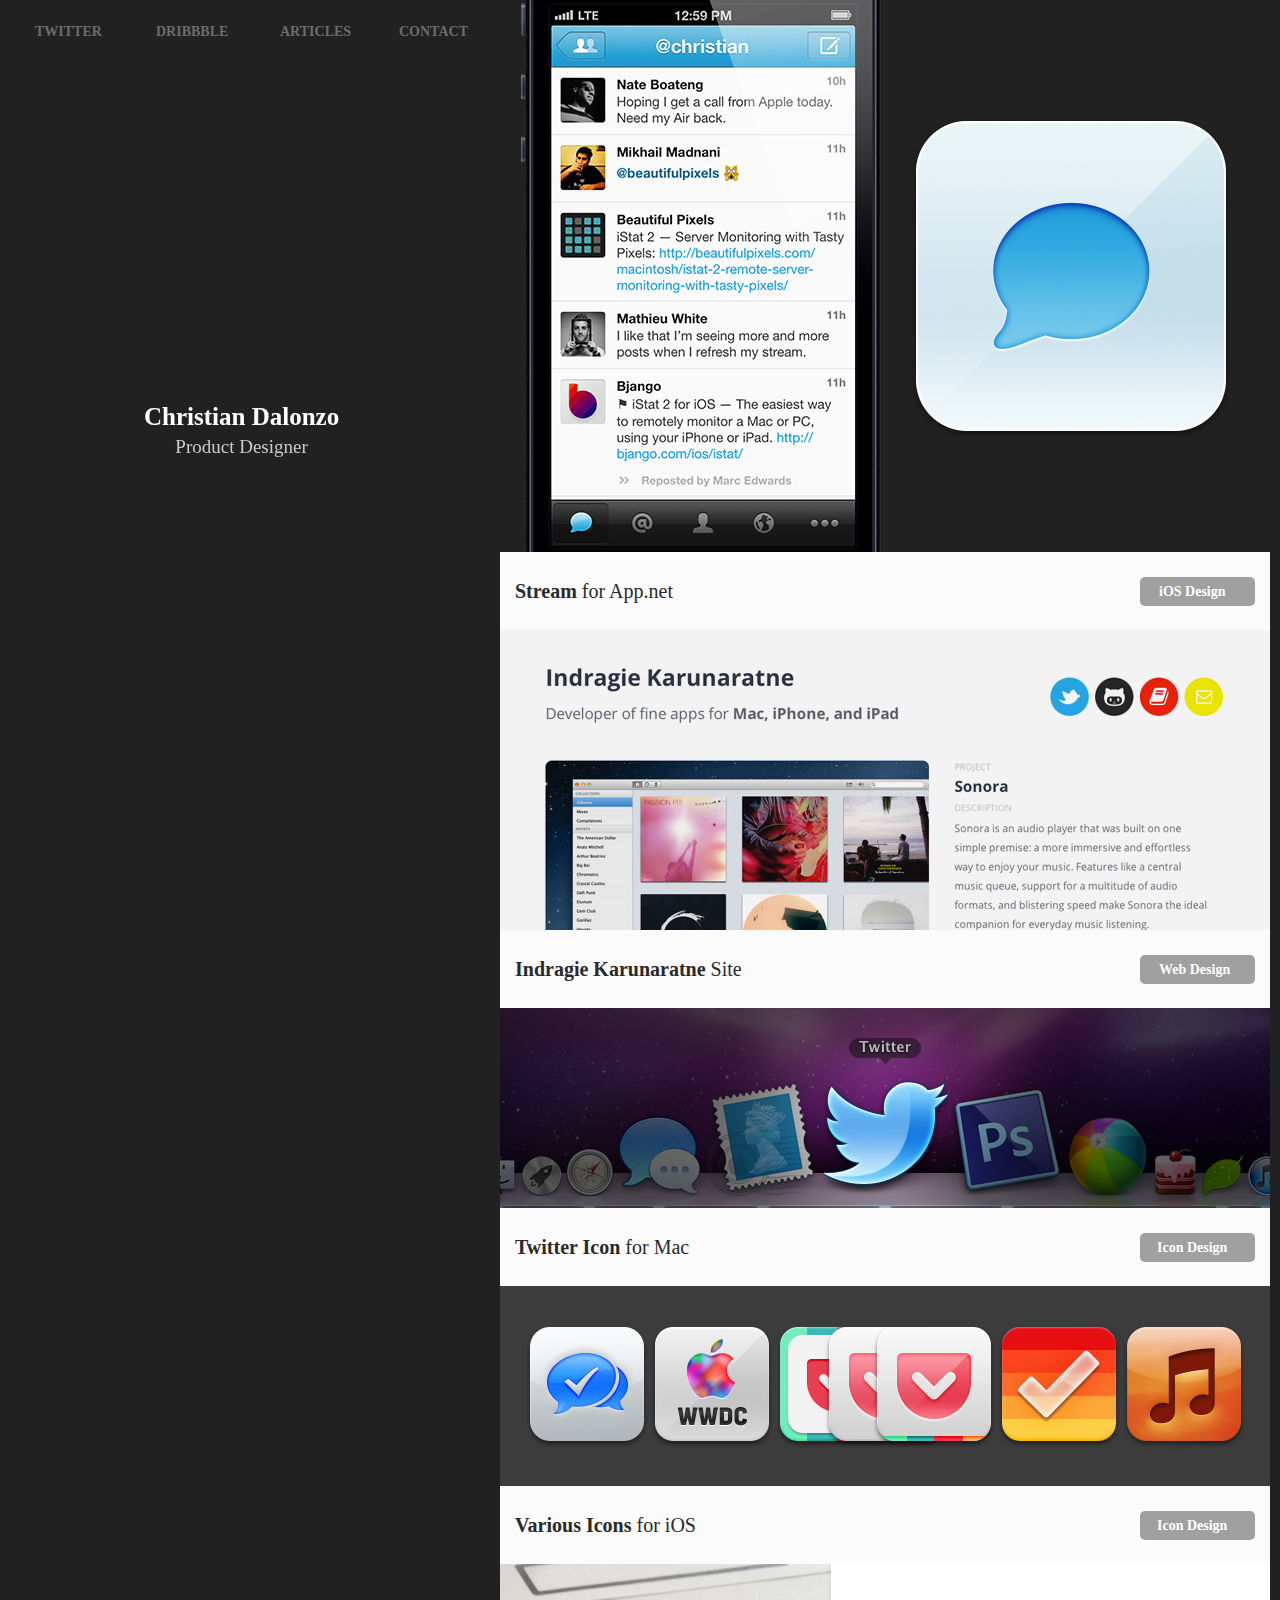
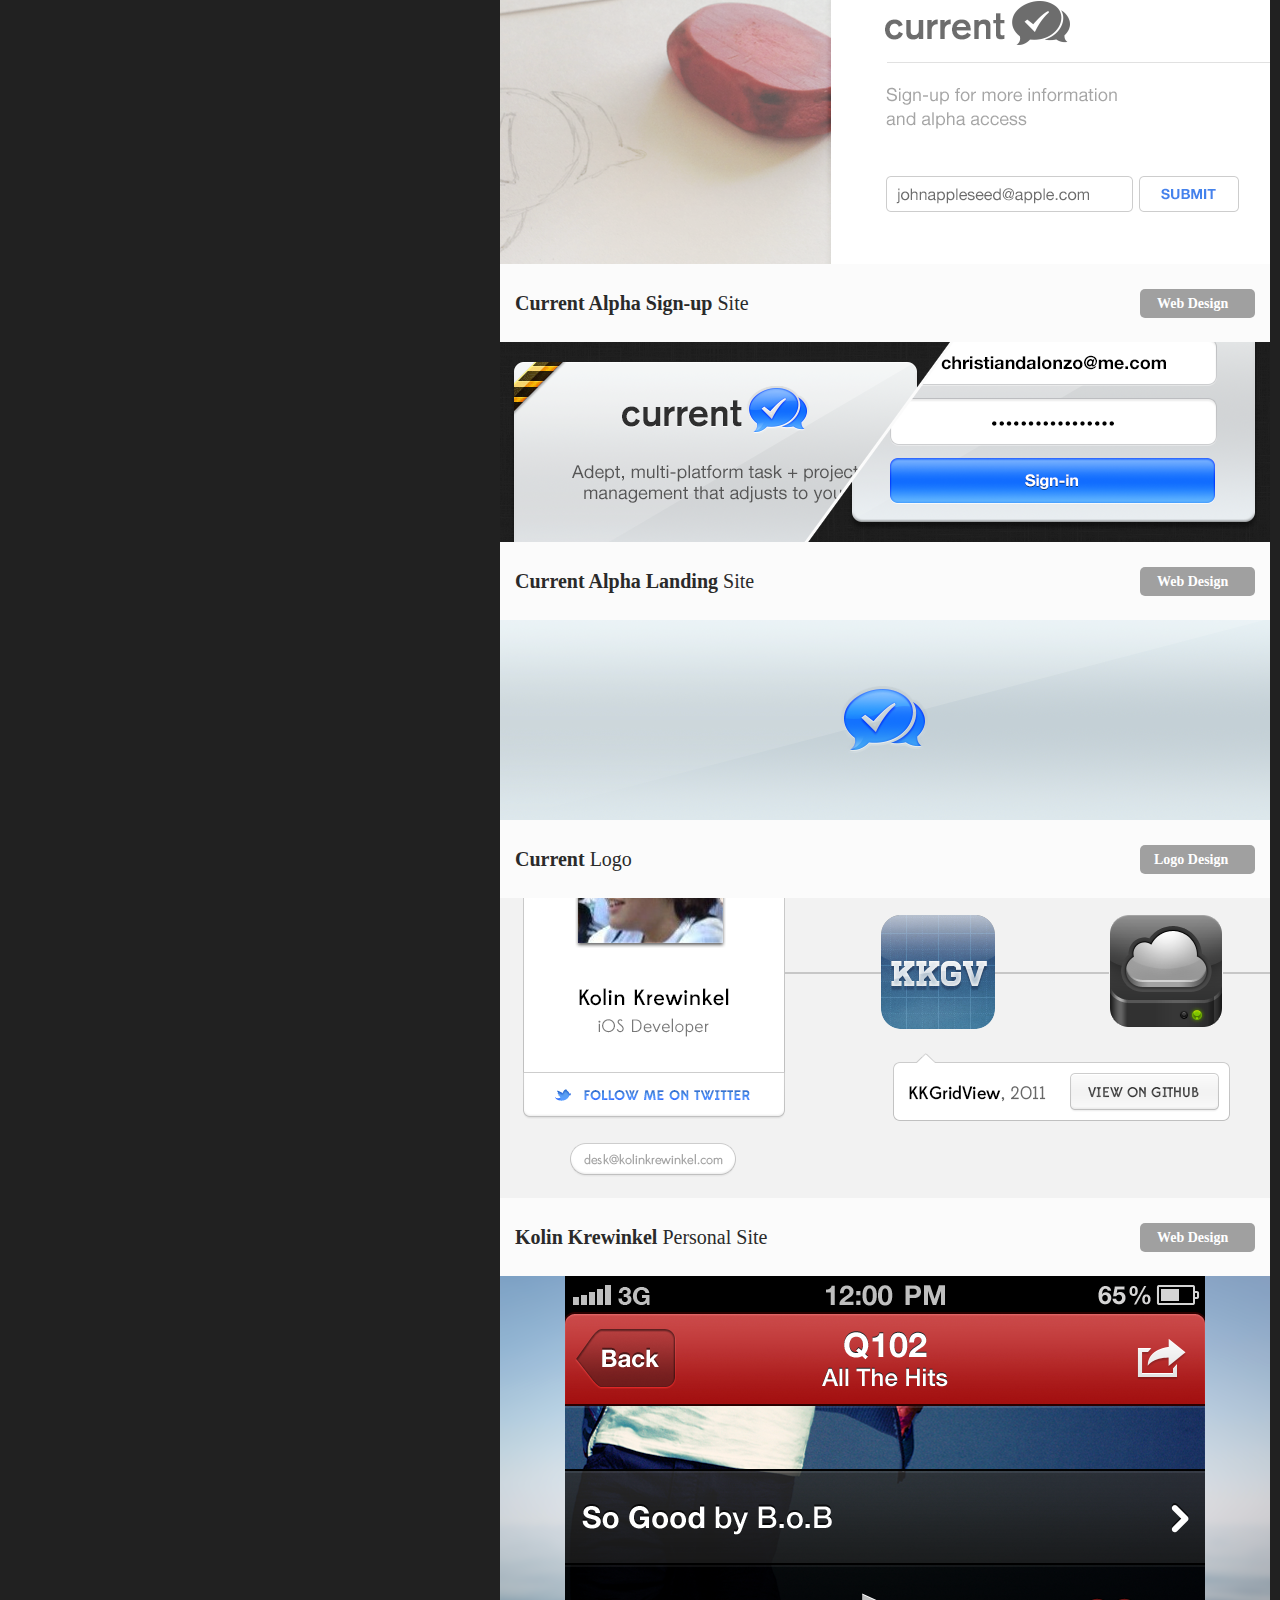
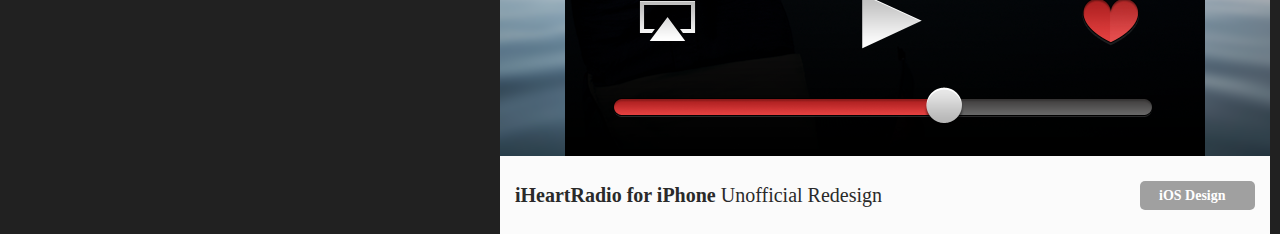
<file: v1/index.html>
<html>
	<head>
		<title>Christian Dalonzo</title>
		<meta name="description" content="Product Designer" />
		<meta name="keywords" content="Christian Dalonzo, chrisdalonzo, christiandalonzo, visual designer, product designer, dlnz, dlnz.me, designer" />
		<meta name="viewport" content="width=device-width, user-scalable=no" /> 
		<link rel="stylesheet" type="text/css" media="all" href="style.css"/>
		<link rel="shortcut icon" href="favicon.ico">
		<link rel="apple-touch-icon-precomposed" href="images/apple-touch-icon.png"/>
		
	<script type="text/javascript">

  var _gaq = _gaq || [];
  _gaq.push(['_setAccount', 'UA-39210803-1']);
  _gaq.push(['_setDomainName', 'christiandalonzo.com']);
  _gaq.push(['_trackPageview']);

  (function() {
    var ga = document.createElement('script'); ga.type = 'text/javascript'; ga.async = true;
    ga.src = ('https:' == document.location.protocol ? 'https://ssl' : 'http://www') + '.google-analytics.com/ga.js';
    var s = document.getElementsByTagName('script')[0]; s.parentNode.insertBefore(ga, s);
  })();

</script>
		
	</head>
	<body>
		<aside id="cover">
		
			<div id="links">
				<div class="twitter"><a href="http://twitter.com/chrisdalonzo">TWITTER</a></div>
				<div class="dribbble"><a href="http://dribbble.com/chrisdalonzo">DRIBBBLE</a></div>
				<div class="appnet"><a href="http://dalonzo.svbtle.com/">ARTICLES</a></div>
				<div class="contact"><a href="mailto:desk@christiandalonzo.com">CONTACT</a></div>
				
				<!--
				<a href='https://alpha.app.net/christian' class='adn-button' rel='me' data-type='follow' data-width='220' data-height='38' data-user-id='@christian'>Follow me on App.net</a>
				-->
				
			</div>
			
			<div id="title">
				<div class="name">Christian Dalonzo</div>
				<div class="sub-name">Product Designer</div>
			</div>
			
		</aside>
		
		<div id="portfolio-content">
		
			<div id="color-left"></div>
			<div id="color-right"></div>
			
			<div id="8">
				<a href="http://getstreamapp.net"target="_blank"><div class="banner-8"></div></a>
				<div class="titlebg-8"></div>
				<div class="title-3">Stream<a> for App.net</a></div>
				<div class="categorybg-8"></div>
				<div class="category-6">iOS Design</div>
			</div>
			
			<div id="7">
				<a href="http://indragie.com"target="_blank"><div class="banner-7"></div></a>
				<div class="titlebg-7"></div>
				<div class="title-3">Indragie Karunaratne<a> Site</a></div>
				<div class="categorybg-7"></div>
				<div class="category-7">Web Design</div>
			</div>
			
			<div id="1">
				<a href="http://dlnz.me/ob19"><div class="download-icon"></div></a>
				<div class="banner-1"></div>
				<div class="titlebg-1"></div>
				<div class="title-1">Twitter Icon<a> for Mac</a></div>
				<div class="categorybg-1"></div>
				<div class="category-1">Icon Design</div>
			</div>
			
			<div id="2">
				<div id="icon-group">
				<div class="current-icon"></div>
				<div class="wwdc-icon"></div>
				<a href="http://dlnz.me/dTMl"><div class="pocket-icon"></div></a>
				<a href="http://dlnz.me/OEYL"><div class="clear-icon"></div></a>
				<div class="music-icon"></div>
				</div>
				<div class="banner-2"></div>
				<div class="titlebg-2"></div>
				<div class="title-2">Various Icons<a> for iOS</a></div>
				<div class="categorybg-2"></div>
				<div class="category-2">Icon Design</div>
			</div>
			
			<div id="3">
				<div class="banner-3"></div>
				<div class="titlebg-3"></div>
				<div class="title-3">Current Alpha Sign-up<a> Site</a></div>
				<div class="categorybg-3"></div>
				<div class="category-3">Web Design</div>
			</div>
			
			<div id="4">
				<a href="http://getcurrentapp.com"target="_blank"><div class="banner-4"></div></a>
				<div class="titlebg-4"></div>
				<div class="title-3">Current Alpha Landing<a> Site</a></div>
				<div class="categorybg-4"></div>
				<div class="category-4">Web Design</div>
			</div>
			
			<div id="current-logo">
				<div class="banner-current-logo"></div>
				<div class="titlebg-current-logo"></div>
				<div class="title-current-logo">Current<a> Logo</a></div>
				<div class="categorybg-current-logo"></div>
				<div class="category-current-logo">Logo Design</div>
			</div>
			
			<div id="5">
				<a href="http://kolinkrewinkel.com"target="_blank"><div class="banner-5"></div></a>
				<div class="titlebg-5"></div>
				<div class="title-3">Kolin Krewinkel<a> Personal Site</a></div>
				<div class="categorybg-5"></div>
				<div class="category-5">Web Design</div>
			</div>
			
			<div id="6">
				<div class="banner-6"></div>
				<div class="titlebg-6"></div>
				<div class="title-6">iHeartRadio for iPhone<a> Unofficial Redesign</a></div>
				<div class="categorybg-6"></div>
				<div class="category-6">iOS Design</div>
			</div>

		
		</div>
		
		<div id="back-page">
			<div class="steve"></div>
		</div>
		
		<script type="text/javascript">
  var _gauges = _gauges || [];
  (function() {
    var t   = document.createElement('script');
    t.type  = 'text/javascript';
    t.async = true;
    t.id    = 'gauges-tracker';
    t.setAttribute('data-site-id', '4ff8ff0af5a1f5132e00006e');
    t.src = '//secure.gaug.es/track.js';
    var s = document.getElementsByTagName('script')[0];
    s.parentNode.insertBefore(t, s);
  })();
</script>
		
	</body>
</html>
</file>
<file: v1/style.css>
/*	Resets
	------	*/

html, body, div, span, object, iframe, h1, h2, h3, h4, h5, h6, 
p, blockquote, pre, a, abbr, address, cite, code, del, dfn, em, 
img, ins, kbd, q, samp, small, strong, sub, sup, var, b, i, hr, 
dl, dt, dd, ol, ul, li, fieldset, form, label, legend, 
table, caption, tbody, tfoot, thead, tr, th, td,
article, aside, canvas, details, figure, figcaption, hgroup, 
menu, footer, header, nav, section, summary, time, mark, audio, video {
	margin: 0;
	padding: 0;
	border: 0;
}

article, aside, canvas, figure, figure img, figcaption, hgroup,
footer, header, nav, section, audio, video {
	display: block;
}

a img {border: 0;}





/*	Typography presets
	------------------	*/

.gigantic {
	font-size: 123px;
	line-height: 132px;
	letter-spacing: -2px;
}

.huge, h1 {
	font-size: 76px;
	line-height: 84px;
	letter-spacing: -1px;
}

.large, h2 {
	font-size: 47px;
	line-height: 48px;
}

.bigger, h3 {
	font-size: 29px;
	line-height: 36px;
}

.big, h4 {
	font-size: 25px;
	line-height: 30px;
}

body {
	font: 18px/24px "Times New Roman", Times, serif;
}

.small, small {
	font-size: 13px;
	line-height: 18px;
}

/* Selection colours (easy to forget) */

::selection 	 	{background: rgb(234,234,234);}
::-moz-selection 	{background: rgb(234,234,234);}
img::selection 		{background: transparent;}
img::-moz-selection	{background: transparent;}
body {-webkit-tap-highlight-color: rgb(255,255,255);}



/*		Default Layout: 992px. 
		Gutters: 24px.
		Outer margins: 48px.
		Leftover space for scrollbars @1024px: 32px.
-------------------------------------------------------------------------------
cols    1     2      3      4      5      6      7      8      9      10
px      68    160    252    344    436    528    620    712    804    896    */

body {
	width: 896px;
	padding: 72px 48px 84px;
	background: #212121;
	color: #fff;
	-webkit-text-size-adjust: 100%; /* Stops Mobile Safari from auto-adjusting font-sizes */
	font-family: "Helvetica Neue";
	text-rendering: optimizeLegibility;
	-webkit-font-smoothing: antialiased;
			
}

/* Magazine Cover */

aside {
	float: left;
	z-index: 10;
}

#cover {
	float: left;
	position: fixed;
	background: #212121;
	/*background: e9e9e9;*/
	height: 100%;
	width: 500px;
	margin-top: -72px;
	margin-left: -48px;
}

#links {
	text-decoration: none;
	position: relative;
	margin-top: 20px;
}

.twitter {
	margin-left: 35px;
	
}

.twitter a {
	text-decoration: none;
	color: #6c6c6c;
	font-weight: bold;
	font-size: 14px;
}

.twitter a:hover {
	text-decoration: none;
	color: #e0e0e0;
	border-bottom: 2px solid #68c1ff;
}

.twitter a:active {
	text-decoration: none;
	color: #e0e0e0;
	border-bottom: 2px solid #888888;
}

.appnet {
	margin-left: 280px;
	margin-top: -24px;
}

.appnet a {
	text-decoration: none;
	color: #6c6c6c;
	font-weight: bold;
	font-size: 14px;
}

.appnet a:hover {
	text-decoration: none;
	color: #e0e0e0;	
	border-bottom: 2px solid #ffffff;
}

.appnet a:active {
	text-decoration: none;
	color: #e0e0e0;
	border-bottom: 2px solid #888888;
}

.dribbble {
	margin-left: 156px;
	margin-top: -24px;
}

.dribbble a {
	text-decoration: none;
	color: #6c6c6c;
	font-weight: bold;
	font-size: 14px;
}

.dribbble a:hover {
	text-decoration: none;
	color: #e0e0e0;
	border-bottom: 2px solid #ea4c89;
}

.dribbble a:active {
	text-decoration: none;
	color: #e0e0e0;
	border-bottom: 2px solid #888888;	
}

.contact {
	margin-left: 399px;
	margin-top: -24px;
}

.contact a {
	text-decoration: none;
	color: #6c6c6c;
	font-weight: bold;
	font-size: 14px;
}

.contact a:hover {
	text-decoration: none;
	color: #e0e0e0;
	border-bottom: 2px solid #ffdd68;
}

.contact a:active {
	text-decoration: none;
	color: #e0e0e0;
	border-bottom: 2px solid #888888;
}


#title {
	position: fixed;
	top: 45%;
	text-align: center;
	bottom: 55%;
	margin-left: 144px;
}

.name {
	color: #fff;
	/*color: #2d2d2d;*/
	font-weight: bold;
	font-size: 25px;
}

.sub-name {
	font-size: 19px;
	margin-top: 6px;
	font-weight: 400;
	color: #cbcbcb;
	/*color: #2d2d2d;
	opacity: 0.7;*/
}

/* End Magazine Cover */

/* Portfolio Conent */

#portfolio-content {
	height: 100%;
	width: 770px;
	color: #000;
	margin-left: 452px;
	margin-top: -72px;
	
}

/* Top Banner */
/*
#color-left {
	
	height: 2078px;
	width: 1px;
	background-color: #fff;
	position: absolute;
	opacity: 0.1;
}

#color-right {
	
	height: 2078px;
	width: 1px;
	background-color: #fff;
	position: absolute;
	opacity: 0.1;
	margin-left: 769px;
}
*/
#1 {
	
}


.download-icon {
	background-image: url('images/banners/new-larry-icon.png');
	width: 128px; height: 128px;
	position: absolute;
	margin-left: 321px;
	margin-top: 61px;
}

.download-icon:active {
	background-image: url('images/banners/new-larry-icon-active.png');
	width: 128px; height: 128px;
}

.banner-1 {
	background-image: url('images/banners/new-larry-banner.png');
	width: 770px; height: 200px;
}

.titlebg-1 {
	background: #fbfbfb;
	width: 770px;
	height: 78px;
	margin-left: 00px;
}

.title-1 {
	color: #2a2a2a;
	font-size: 20px;
	font-weight: bold;
	position: absolute;
	margin-top: -51px;
	margin-left: 15px;
	z-index: 0;
	width: 300px;
}

.title-1 a,.title-2 a, .title-current-logo a, .title-3 a, .title-4 a, .title-5 a, .title-6 a {
	font-size: 20px;
	font-weight: 200;
	z-index: 0;
}

.categorybg-1 {
	background: #a0a0a0;
	border-bottom-right-radius: 5px;
	border-bottom-left-radius: 5px;
	border-top-right-radius: 5px;
	border-top-left-radius: 5px;
	width: 115px; height: 29px;
	position: absolute;
	margin-top: -53px;
	margin-left: 640px;
}

.category-1 {
	position: absolute;
	margin-top: -50px;
	margin-left: 657px;
	font-size: 14px;
	font-weight: bold;
	color: #fff;
	width: 115px;
}

#icon-group {
	margin-left: 6px;
}

.current-icon {
	background-image: url('images/banners/current-icon.png');
	width: 122px; height: 122px;
	position: absolute;
	margin-top: 40px;
	margin-left: 20px;
}

.wwdc-icon {
	background-image: url('images/banners/wwdc-icon.png');
	width: 122px; height: 122px;
	position: absolute;
	margin-top: 40px;
	margin-left: 145px;
}

.pocket-icon {
	background-image: url('images/banners/pocket-icon.png');
	width: 219px; height: 122px;
	position: absolute;
	margin-top: 40px;
	margin-left: 270px;
}

.pocket-icon:active {
	background-image: url('images/banners/pocket-icon-active.png');
}

.clear-icon {
	background-image: url('images/banners/clear-icon.png');
	width: 137px; height: 126px;
	position: absolute;
	margin-top: 37px;
	margin-left: 484px;
}


.clear-icon:active {
	background-image: url('images/banners/clear-icon-active.png');
}

.music-icon {
	background-image: url('images/banners/music-icon.png');
	width: 122px; height: 130px;
	position: absolute;
	margin-top: 36px;
	margin-left: 617px;
}

.banner-2 {
	background-color: #3c3c3c;
	width: 770px; height: 200px;
}

.titlebg-2 {
	background: #fbfbfb;
	width: 770px;
	height: 78px;
	margin-left: 00px;
}

.title-2 {
	color: #2a2a2a;
	font-size: 20px;
	font-weight: bold;
	position: absolute;
	margin-top: -51px;
	margin-left: 15px;
	z-index: 0;
	width: 340px;
}

.categorybg-2 {
	background: #a0a0a0;
	border-bottom-right-radius: 5px;
	border-bottom-left-radius: 5px;
	border-top-right-radius: 5px;
	border-top-left-radius: 5px;
	width: 115px; height: 29px;
	position: absolute;
	margin-top: -53px;
	margin-left: 640px;
}

.category-2 {
	position: absolute;
	margin-top: -50px;
	margin-left: 657px;
	font-size: 14px;
	font-weight: bold;
	color: #fff;
	width: 115px;
}

.banner-current-logo {
	background-image: url('images/banners/current-logo-banner.png');
	width: 770px; height:200px;
}

.titlebg-current-logo {
	background: #fbfbfb;
	width: 770px;
	height: 78px;
	margin-left: 00px;
}

.title-current-logo {
	color: #2a2a2a;
	font-size: 20px;
	font-weight: bold;
	position: absolute;
	margin-top: -51px;
	margin-left: 15px;
	z-index: 0;
	width: 340px;
}

.categorybg-current-logo {
	background: #a0a0a0;
	border-bottom-right-radius: 5px;
	border-bottom-left-radius: 5px;
	border-top-right-radius: 5px;
	border-top-left-radius: 5px;
	width: 115px; height: 29px;
	position: absolute;
	margin-top: -53px;
	margin-left: 640px;
}

.category-current-logo {
	position: absolute;
	margin-top: -50px;
	margin-left: 654px;
	font-size: 14px;
	font-weight: bold;
	color: #fff;
	width: 115px;
}



.banner-3 {
	background-image: url('images/banners/current-alpha-signup-site-banner.png');
	width: 770px; height:300px;
}

.titlebg-3 {
	background: #fbfbfb;
	width: 770px;
	height: 78px;
	margin-left: 00px;
}

.title-3 {
	color: #2a2a2a;
	font-size: 20px;
	font-weight: bold;
	position: absolute;
	margin-top: -51px;
	margin-left: 15px;
	z-index: 0;
	width: 340px;
}

.categorybg-3 {
	background: #a0a0a0;
	border-bottom-right-radius: 5px;
	border-bottom-left-radius: 5px;
	border-top-right-radius: 5px;
	border-top-left-radius: 5px;
	width: 115px; height: 29px;
	position: absolute;
	margin-top: -53px;
	margin-left: 640px;
}

.category-3 {
	position: absolute;
	margin-top: -50px;
	margin-left: 657px;
	font-size: 14px;
	font-weight: bold;
	color: #fff;
	width: 115px;
}


.banner-4 {
	background-image: url('images/banners/current-alpha-hero-site-banner.png');
	width: 770px; height: 200px;
}

.banner-4:hover {
	background-color: black;
	opacity: 0.9;
}

.titlebg-4 {
	background: #fbfbfb;
	width: 770px;
	height: 78px;
	margin-left: 00px;
}

.title-4 {
	color: #2a2a2a;
	font-size: 20px;
	font-weight: bold;
	position: absolute;
	margin-top: -51px;
	margin-left: 15px;
	z-index: 0;
	width: 300px;
}

.categorybg-4 {
	background: #a0a0a0;
	border-bottom-right-radius: 5px;
	border-bottom-left-radius: 5px;
	border-top-right-radius: 5px;
	border-top-left-radius: 5px;
	width: 115px; height: 29px;
	position: absolute;
	margin-top: -53px;
	margin-left: 640px;
}

.category-4 {
	position: absolute;
	margin-top: -50px;
	margin-left: 657px;
	font-size: 14px;
	font-weight: bold;
	color: #fff;
	width: 115px;
}

.banner-5 {
	background-image: url('images/banners/kolin-banner.png');
	width: 770px; height: 300px;
}

.banner-5:hover {
	background-color: black;
	opacity: 0.95;
}

.titlebg-5 {
	background: #fbfbfb;
	width: 770px;
	height: 78px;
	margin-left: 00px;
}

.title-5 {
	color: #2a2a2a;
	font-size: 20px;
	font-weight: bold;
	position: absolute;
	margin-top: -51px;
	margin-left: 15px;
	z-index: 0;
	width: 300px;
}

.categorybg-5 {
	background: #a0a0a0;
	border-bottom-right-radius: 5px;
	border-bottom-left-radius: 5px;
	border-top-right-radius: 5px;
	border-top-left-radius: 5px;
	width: 115px; height: 29px;
	position: absolute;
	margin-top: -53px;
	margin-left: 640px;
}

.category-5 {
	position: absolute;
	margin-top: -50px;
	margin-left: 657px;
	font-size: 14px;
	font-weight: bold;
	color: #fff;
	width: 115px;
}

.banner-6 {
	background-image: url('images/banners/iheartradio-banner.png');
	width: 770px; height: 480px;
}

.titlebg-6 {
	background: #fbfbfb;
	width: 770px;
	height: 78px;
	margin-left: 00px;
}

.title-6 {
	color: #2a2a2a;
	font-size: 20px;
	font-weight: bold;
	position: absolute;
	margin-top: -51px;
	margin-left: 15px;
	z-index: 0;
	width: 400px;
}

.categorybg-6 {
	background: #a0a0a0;
	border-bottom-right-radius: 5px;
	border-bottom-left-radius: 5px;
	border-top-right-radius: 5px;
	border-top-left-radius: 5px;
	width: 115px; height: 29px;
	position: absolute;
	margin-top: -53px;
	margin-left: 640px;
}

.category-6 {
	position: absolute;
	margin-top: -50px;
	margin-left: 659px;
	font-size: 14px;
	font-weight: bold;
	color: #fff;
	width: 115px;
}

.banner-7 {
	background-image: url('images/banners/indragie-banner.png');
	width: 770px; height: 300px;
	opacity: 0.95;
}

.banner-7:hover {
	background-color: black;
	opacity: 0.90;
}

.titlebg-7 {
	background: #fbfbfb;
	width: 770px;
	height: 78px;
	margin-left: 00px;
}


.categorybg-7 {
	background: #a0a0a0;
	border-bottom-right-radius: 5px;
	border-bottom-left-radius: 5px;
	border-top-right-radius: 5px;
	border-top-left-radius: 5px;
	width: 115px; height: 29px;
	position: absolute;
	margin-top: -53px;
	margin-left: 640px;
}

.category-7 {
	position: absolute;
	margin-top: -50px;
	margin-left: 659px;
	font-size: 14px;
	font-weight: bold;
	color: #fff;
	width: 115px;
}

.banner-8 {
	background-image: url('images/banners/stream-banner.png');
	width: 770px; height: 552px;
}

.banner-8:hover {
	background-color: black;
	opacity: 0.95;
}

.titlebg-8 {
	background: #fbfbfb;
	width: 770px;
	height: 78px;
	margin-left: 00px;
}


.categorybg-8 {
	background: #a0a0a0;
	border-bottom-right-radius: 5px;
	border-bottom-left-radius: 5px;
	border-top-right-radius: 5px;
	border-top-left-radius: 5px;
	width: 115px; height: 29px;
	position: absolute;
	margin-top: -53px;
	margin-left: 640px;
}

.category-8 {
	position: absolute;
	margin-top: -50px;
	margin-left: 659px;
	font-size: 14px;
	font-weight: bold;
	color: #fff;
	width: 115px;
}

/*		Tablet Layout: 768px.
		Gutters: 24px.
		Outer margins: 28px.
		Inherits styles from: Default Layout.
-----------------------------------------------------------------
cols    1     2      3      4      5      6      7      8
px      68    160    252    344    436    528    620    712    */

@media only screen and (min-width: 768px) and (max-width: 991px) {
	
	
	body {
	width: 712px;
	padding: 72px 48px 84px;
	background: #212121;
	color: #fff;
	-webkit-text-size-adjust: 100%; /* Stops Mobile Safari from auto-adjusting font-sizes */
	font-family: "Helvetica Neue";
	text-rendering: optimizeLegibility;
	-webkit-font-smoothing: antialiased;
			
}

}





@media only screen and (min-width: 1600px) and (max-width: 10000px) {
	
	body {
		width: 896px;
		padding: 72px 48px 84px;
	}

#back-page {
	padding-left: 1000px;
}
	
.steve {
	background-image: url(images/steve.png);
	width: 295px; height: 145px;
	position: fixed;
	left: 50%;
	bottom: 42%;
	margin-left: 490px;
}

	
}
</file>
